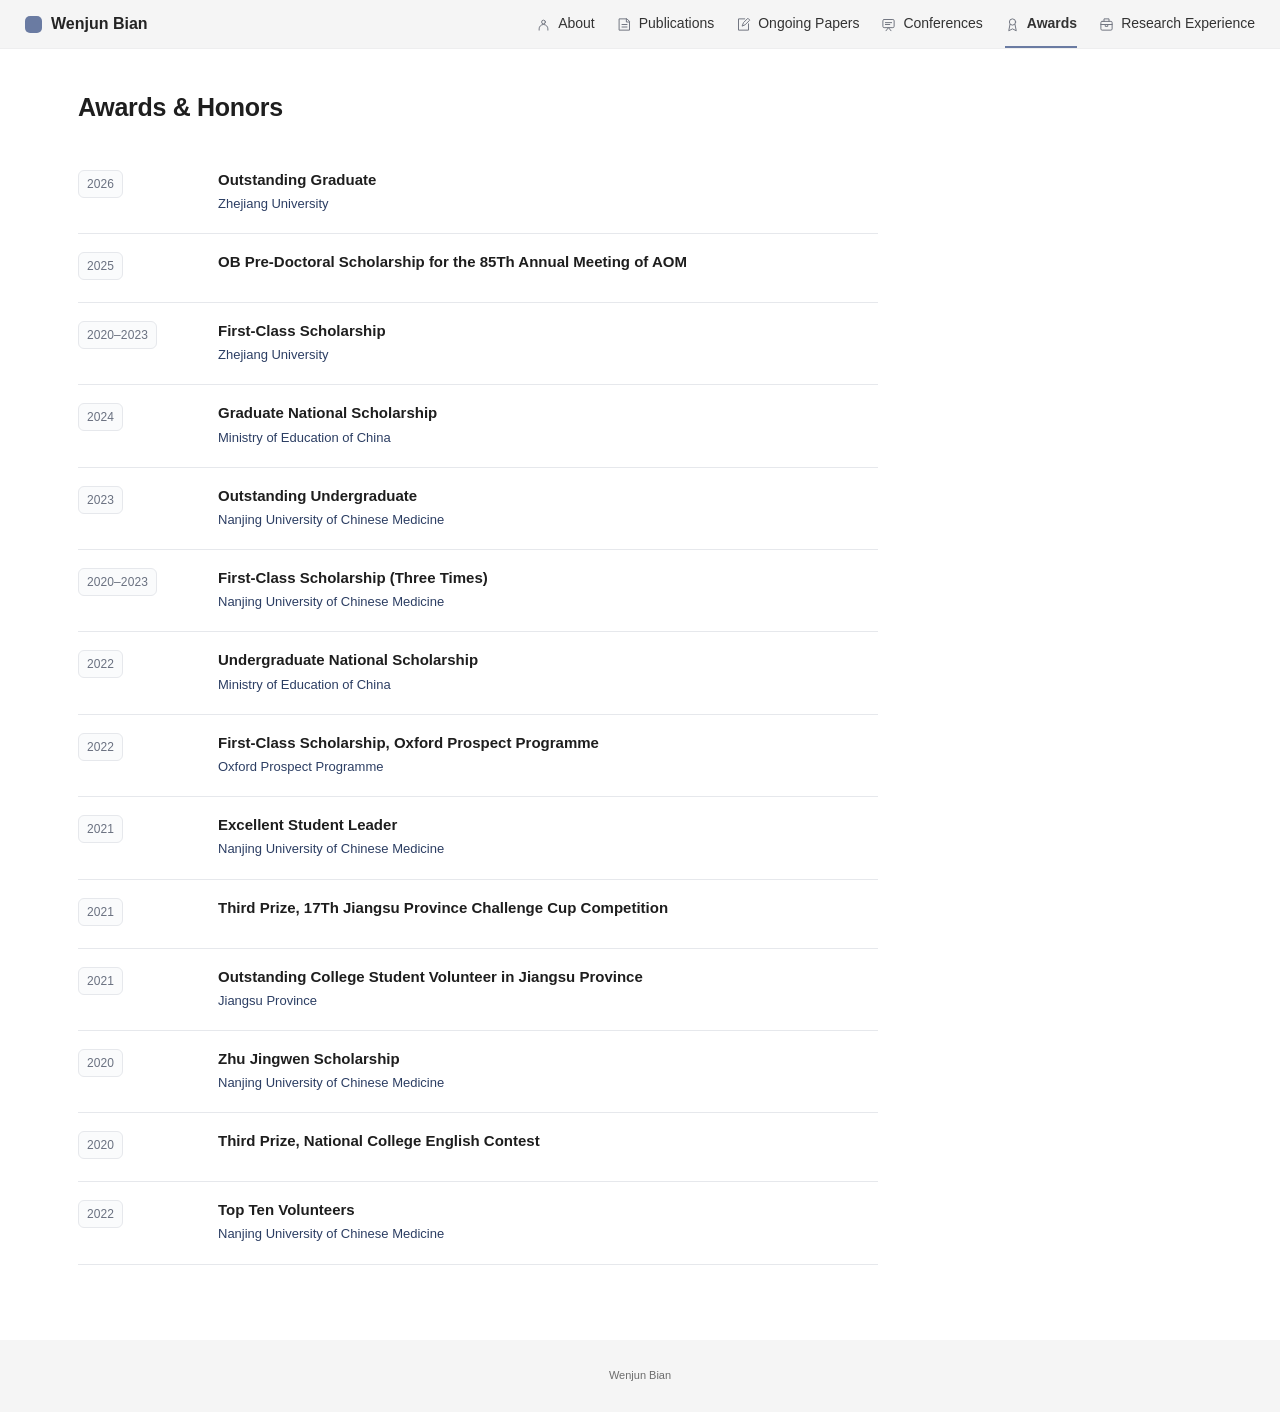
<file: awards.html>
<!doctype html>
<html lang="en"><head><meta charset="utf-8"><meta name="viewport" content="width=device-width,initial-scale=1"><meta name="referrer" content="no-referrer"><link rel="icon" href="data:image/svg+xml,%3Csvg%20xmlns%3D%22http%3A%2F%2Fwww.w3.org%2F2000%2Fsvg%22%20viewBox%3D%220%200%2032%2032%22%3E%3Crect%20x%3D%222%22%20y%3D%222%22%20width%3D%2228%22%20height%3D%2228%22%20rx%3D%228%22%20fill%3D%22%236a7ba2%22%2F%3E%3C%2Fsvg%3E"><title>Wenjun Bian · Awards</title><link rel="stylesheet" href="assets/site.css"></head>
<!-- Layout adapted from Sunkanghong Wang / PaperMod. See THIRD-PARTY-NOTICES.txt. -->
<body data-site-origin="https://wenjunbian.github.io" data-site-mode="package" data-current-page="awards"><a class="skip-link" href="#main">Skip to content</a><header class="site-header"><nav class="site-nav" aria-label="Main navigation"><a class="brand" href="index.html"><span class="brand-square" aria-hidden="true"></span>Wenjun Bian</a><ul class="site-menu"><li><a data-nav-page="about" href="index.html"><svg viewBox="0 0 24 24" fill="none" stroke="currentColor" stroke-width="1.6" stroke-linecap="round" stroke-linejoin="round" aria-hidden="true"><circle cx="12" cy="8" r="3"/><path d="M5 21v-2a7 7 0 0 1 14 0v2"/></svg>About</a></li><li><a data-nav-page="publications" href="publications.html"><svg viewBox="0 0 24 24" fill="none" stroke="currentColor" stroke-width="1.6" stroke-linecap="round" stroke-linejoin="round" aria-hidden="true"><path d="M4 3h12l4 4v14H4zM15 3v5h5M8 12h8M8 16h8"/></svg>Publications</a></li><li><a data-nav-page="ongoing-papers" href="ongoing-papers.html"><svg viewBox="0 0 24 24" fill="none" stroke="currentColor" stroke-width="1.6" stroke-linecap="round" stroke-linejoin="round" aria-hidden="true"><path d="M14 3H4v18h16V11M10 14l2-5 7-7 3 3-7 7z"/></svg>Ongoing Papers</a></li><li><a data-nav-page="conferences" href="conferences.html"><svg viewBox="0 0 24 24" fill="none" stroke="currentColor" stroke-width="1.6" stroke-linecap="round" stroke-linejoin="round" aria-hidden="true"><rect x="3" y="4" width="18" height="13" rx="2"/><path d="m8 22 4-5 4 5M7 9h10M7 12h7"/></svg>Conferences</a></li><li><a data-nav-page="awards" href="awards.html"><svg viewBox="0 0 24 24" fill="none" stroke="currentColor" stroke-width="1.6" stroke-linecap="round" stroke-linejoin="round" aria-hidden="true"><circle cx="12" cy="8" r="5"/><path d="m8 12-2 10 6-3 6 3-2-10"/></svg>Awards</a></li><li><a data-nav-page="research-experience" href="research-experience.html"><svg viewBox="0 0 24 24" fill="none" stroke="currentColor" stroke-width="1.6" stroke-linecap="round" stroke-linejoin="round" aria-hidden="true"><rect x="3" y="7" width="18" height="14" rx="2"/><path d="M8 7V3h8v4M3 12h18M10 12v3h4v-3"/></svg>Research Experience</a></li></ul></nav></header><main id="main"><section class="site-page paper-page" data-site-page="awards" aria-label="Awards"><div class="page-heading"><h1>Awards &amp; Honors</h1></div><div class="awards-list"><article class="award-row" id="record-hist-20261004-zju-unverified"><div><span class="experience-date">2026</span></div><div><h2>Outstanding Graduate</h2><div class="experience-subtitle">Zhejiang University</div></div></article><article class="award-row" id="record-award-1"><div><span class="experience-date">2025</span></div><div><h2>OB Pre-Doctoral Scholarship for the 85Th Annual Meeting of AOM</h2></div></article><article class="award-row" id="record-c56f3f80-ce73-41f7-b70e-3d2e5900a125"><div><span class="experience-date">2020–2023</span></div><div><h2>First-Class Scholarship</h2><div class="experience-subtitle">Zhejiang University</div></div></article><article class="award-row" id="record-award-2"><div><span class="experience-date">2024</span></div><div><h2>Graduate National Scholarship</h2><div class="experience-subtitle">Ministry of Education of China</div></div></article><article class="award-row" id="record-hist-20261004-outstanding-undergrad"><div><span class="experience-date">2023</span></div><div><h2>Outstanding Undergraduate</h2><div class="experience-subtitle">Nanjing University of Chinese Medicine</div></div></article><article class="award-row" id="record-hist-20261004-firstclass"><div><span class="experience-date">2020–2023</span></div><div><h2>First-Class Scholarship (Three Times)</h2><div class="experience-subtitle">Nanjing University of Chinese Medicine</div></div></article><article class="award-row" id="record-award-3"><div><span class="experience-date">2022</span></div><div><h2>Undergraduate National Scholarship</h2><div class="experience-subtitle">Ministry of Education of China</div></div></article><article class="award-row" id="record-hist-20261004-oxford-scholarship"><div><span class="experience-date">2022</span></div><div><h2>First-Class Scholarship, Oxford Prospect Programme</h2><div class="experience-subtitle">Oxford Prospect Programme</div></div></article><article class="award-row" id="record-hist-20261004-student-leader"><div><span class="experience-date">2021</span></div><div><h2>Excellent Student Leader</h2><div class="experience-subtitle">Nanjing University of Chinese Medicine</div></div></article><article class="award-row" id="record-hist-20261004-challenge-cup"><div><span class="experience-date">2021</span></div><div><h2>Third Prize, 17Th Jiangsu Province Challenge Cup Competition</h2></div></article><article class="award-row" id="record-hist-20261004-jiangsu-volunteer"><div><span class="experience-date">2021</span></div><div><h2>Outstanding College Student Volunteer in Jiangsu Province</h2><div class="experience-subtitle">Jiangsu Province</div></div></article><article class="award-row" id="record-hist-20261004-zhu"><div><span class="experience-date">2020</span></div><div><h2>Zhu Jingwen Scholarship</h2><div class="experience-subtitle">Nanjing University of Chinese Medicine</div></div></article><article class="award-row" id="record-hist-20261004-english-contest"><div><span class="experience-date">2020</span></div><div><h2>Third Prize, National College English Contest</h2></div></article><article class="award-row" id="record-hist-20261004-topten-volunteer"><div><span class="experience-date">2022</span></div><div><h2>Top Ten Volunteers</h2><div class="experience-subtitle">Nanjing University of Chinese Medicine</div></div></article></div></section></main><footer class="site-footer"><span>Wenjun Bian</span></footer><button class="back-to-top" type="button" data-back-to-top aria-label="Back to top">↑</button><div class="site-toast" role="status" aria-live="polite"></div><script src="assets/site.js"></script></body></html>
</file>
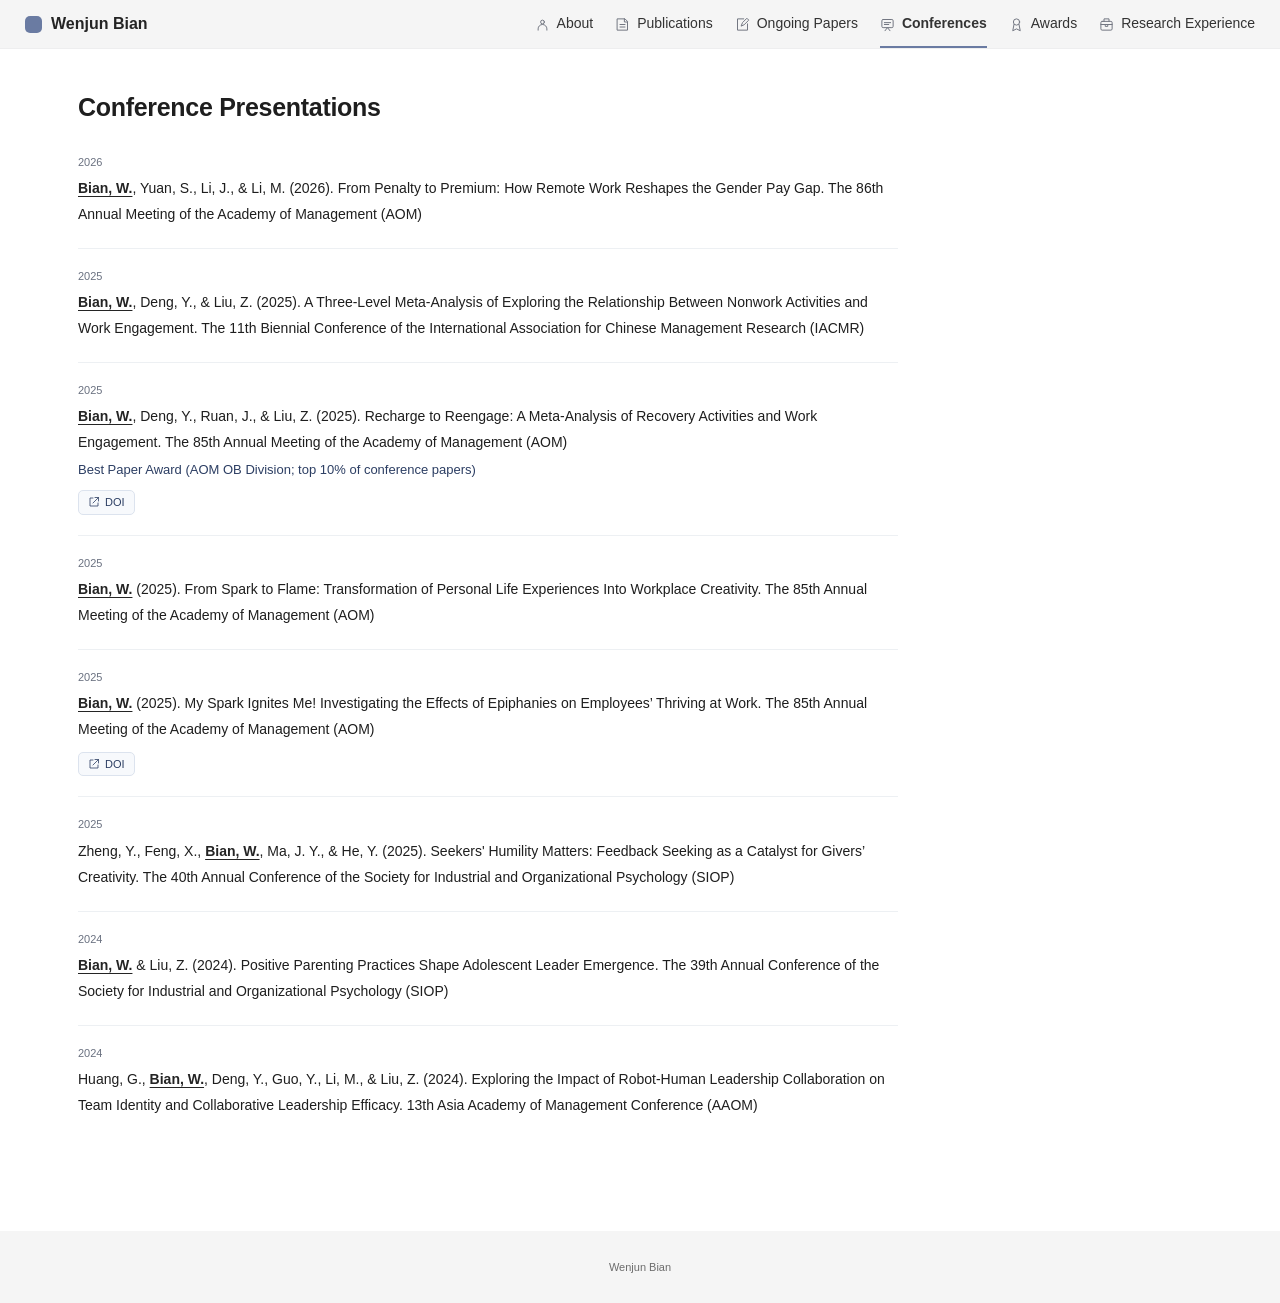
<file: conferences.html>
<!doctype html>
<html lang="en"><head><meta charset="utf-8"><meta name="viewport" content="width=device-width,initial-scale=1"><meta name="referrer" content="no-referrer"><link rel="icon" href="data:image/svg+xml,%3Csvg%20xmlns%3D%22http%3A%2F%2Fwww.w3.org%2F2000%2Fsvg%22%20viewBox%3D%220%200%2032%2032%22%3E%3Crect%20x%3D%222%22%20y%3D%222%22%20width%3D%2228%22%20height%3D%2228%22%20rx%3D%228%22%20fill%3D%22%236a7ba2%22%2F%3E%3C%2Fsvg%3E"><title>Wenjun Bian · Conferences</title><link rel="stylesheet" href="assets/site.css"></head>
<!-- Layout adapted from Sunkanghong Wang / PaperMod. See THIRD-PARTY-NOTICES.txt. -->
<body data-site-origin="https://wenjunbian.github.io" data-site-mode="package" data-current-page="conferences"><a class="skip-link" href="#main">Skip to content</a><header class="site-header"><nav class="site-nav" aria-label="Main navigation"><a class="brand" href="index.html"><span class="brand-square" aria-hidden="true"></span>Wenjun Bian</a><ul class="site-menu"><li><a data-nav-page="about" href="index.html"><svg viewBox="0 0 24 24" fill="none" stroke="currentColor" stroke-width="1.6" stroke-linecap="round" stroke-linejoin="round" aria-hidden="true"><circle cx="12" cy="8" r="3"/><path d="M5 21v-2a7 7 0 0 1 14 0v2"/></svg>About</a></li><li><a data-nav-page="publications" href="publications.html"><svg viewBox="0 0 24 24" fill="none" stroke="currentColor" stroke-width="1.6" stroke-linecap="round" stroke-linejoin="round" aria-hidden="true"><path d="M4 3h12l4 4v14H4zM15 3v5h5M8 12h8M8 16h8"/></svg>Publications</a></li><li><a data-nav-page="ongoing-papers" href="ongoing-papers.html"><svg viewBox="0 0 24 24" fill="none" stroke="currentColor" stroke-width="1.6" stroke-linecap="round" stroke-linejoin="round" aria-hidden="true"><path d="M14 3H4v18h16V11M10 14l2-5 7-7 3 3-7 7z"/></svg>Ongoing Papers</a></li><li><a data-nav-page="conferences" href="conferences.html"><svg viewBox="0 0 24 24" fill="none" stroke="currentColor" stroke-width="1.6" stroke-linecap="round" stroke-linejoin="round" aria-hidden="true"><rect x="3" y="4" width="18" height="13" rx="2"/><path d="m8 22 4-5 4 5M7 9h10M7 12h7"/></svg>Conferences</a></li><li><a data-nav-page="awards" href="awards.html"><svg viewBox="0 0 24 24" fill="none" stroke="currentColor" stroke-width="1.6" stroke-linecap="round" stroke-linejoin="round" aria-hidden="true"><circle cx="12" cy="8" r="5"/><path d="m8 12-2 10 6-3 6 3-2-10"/></svg>Awards</a></li><li><a data-nav-page="research-experience" href="research-experience.html"><svg viewBox="0 0 24 24" fill="none" stroke="currentColor" stroke-width="1.6" stroke-linecap="round" stroke-linejoin="round" aria-hidden="true"><rect x="3" y="7" width="18" height="14" rx="2"/><path d="M8 7V3h8v4M3 12h18M10 12v3h4v-3"/></svg>Research Experience</a></li></ul></nav></header><main id="main"><section class="site-page paper-page" data-site-page="conferences" aria-label="Conferences"><div class="page-heading"><h1>Conference Presentations</h1></div><div class="record-list"><article class="paper-entry" id="record-d5a2e8c7-ba3e-4b0f-8abc-009664040495"><p class="entry-year">2026</p><div><strong class="author-self">Bian, W.</strong>, Yuan, S., Li, J., &amp; Li, M. (2026). <span class="paper-title">From Penalty to Premium: How Remote Work Reshapes the Gender Pay Gap.</span> <span class="venue">The 86th Annual Meeting of the Academy of Management (AOM)</span></div></article><article class="paper-entry" id="record-ad8ad6b1-4204-43b5-a904-4fec7b6e2467"><p class="entry-year">2025</p><div><strong class="author-self">Bian, W.</strong>, Deng, Y., &amp; Liu, Z. (2025). <span class="paper-title">A Three-Level Meta-Analysis of Exploring the Relationship Between Nonwork Activities and Work Engagement.</span> <span class="venue">The 11th Biennial Conference of the International Association for Chinese Management Research (IACMR)</span></div></article><article class="paper-entry" id="record-conf-1"><p class="entry-year">2025</p><div><strong class="author-self">Bian, W.</strong>, Deng, Y., Ruan, J., &amp; Liu, Z. (2025). <span class="paper-title">Recharge to Reengage: A Meta-Analysis of Recovery Activities and Work Engagement.</span> <span class="venue">The 85th Annual Meeting of the Academy of Management (AOM)</span></div><div class="experience-subtitle">Best Paper Award (AOM OB Division; top 10% of conference papers)</div><div class="record-links"><a class="record-link" href="https://doi.org/10.5465/amproc.2025.468bp" target="_blank" rel="noopener noreferrer"><svg viewBox="0 0 24 24" fill="none" stroke="currentColor" stroke-width="1.6" stroke-linecap="round" stroke-linejoin="round" aria-hidden="true"><path d="M14 3h7v7M21 3l-11 11M10 4H4v16h16v-6"/></svg>DOI</a></div></article><article class="paper-entry" id="record-024b9a68-3325-4f28-9e3d-643361eccb9d"><p class="entry-year">2025</p><div><strong class="author-self">Bian, W.</strong> (2025). <span class="paper-title">From Spark to Flame: Transformation of Personal Life Experiences Into Workplace Creativity.</span> <span class="venue">The 85th Annual Meeting of the Academy of Management (AOM)</span></div></article><article class="paper-entry" id="record-49a017fd-114d-4fe9-a69b-28cb89dea3f6"><p class="entry-year">2025</p><div><strong class="author-self">Bian, W.</strong> (2025). <span class="paper-title">My Spark Ignites Me! Investigating the Effects of Epiphanies on Employees’ Thriving at Work.</span> <span class="venue">The 85th Annual Meeting of the Academy of Management (AOM)</span></div><div class="record-links"><a class="record-link" href="https://doi.org/10.5465/amproc.2025.21329poster" target="_blank" rel="noopener noreferrer"><svg viewBox="0 0 24 24" fill="none" stroke="currentColor" stroke-width="1.6" stroke-linecap="round" stroke-linejoin="round" aria-hidden="true"><path d="M14 3h7v7M21 3l-11 11M10 4H4v16h16v-6"/></svg>DOI</a></div></article><article class="paper-entry" id="record-dd089547-1f09-44a0-ba93-47e377ce278f"><p class="entry-year">2025</p><div>Zheng, Y., Feng, X., <strong class="author-self">Bian, W.</strong>, Ma, J. Y., &amp; He, Y. (2025). <span class="paper-title">Seekers&#x27; Humility Matters: Feedback Seeking as a Catalyst for Givers’ Creativity.</span> <span class="venue">The 40th Annual Conference of the Society for Industrial and Organizational Psychology (SIOP)</span></div></article><article class="paper-entry" id="record-conf-2"><p class="entry-year">2024</p><div><strong class="author-self">Bian, W.</strong> &amp; Liu, Z. (2024). <span class="paper-title">Positive Parenting Practices Shape Adolescent Leader Emergence.</span> <span class="venue">The 39th Annual Conference of the Society for Industrial and Organizational Psychology (SIOP)</span></div></article><article class="paper-entry" id="record-hist-20261004-aaom"><p class="entry-year">2024</p><div>Huang, G., <strong class="author-self">Bian, W.</strong>, Deng, Y., Guo, Y., Li, M., &amp; Liu, Z. (2024). <span class="paper-title">Exploring the Impact of Robot-Human Leadership Collaboration on Team Identity and Collaborative Leadership Efficacy.</span> <span class="venue">13th Asia Academy of Management Conference (AAOM)</span></div></article></div></section></main><footer class="site-footer"><span>Wenjun Bian</span></footer><button class="back-to-top" type="button" data-back-to-top aria-label="Back to top">↑</button><div class="site-toast" role="status" aria-live="polite"></div><script src="assets/site.js"></script></body></html>
</file>
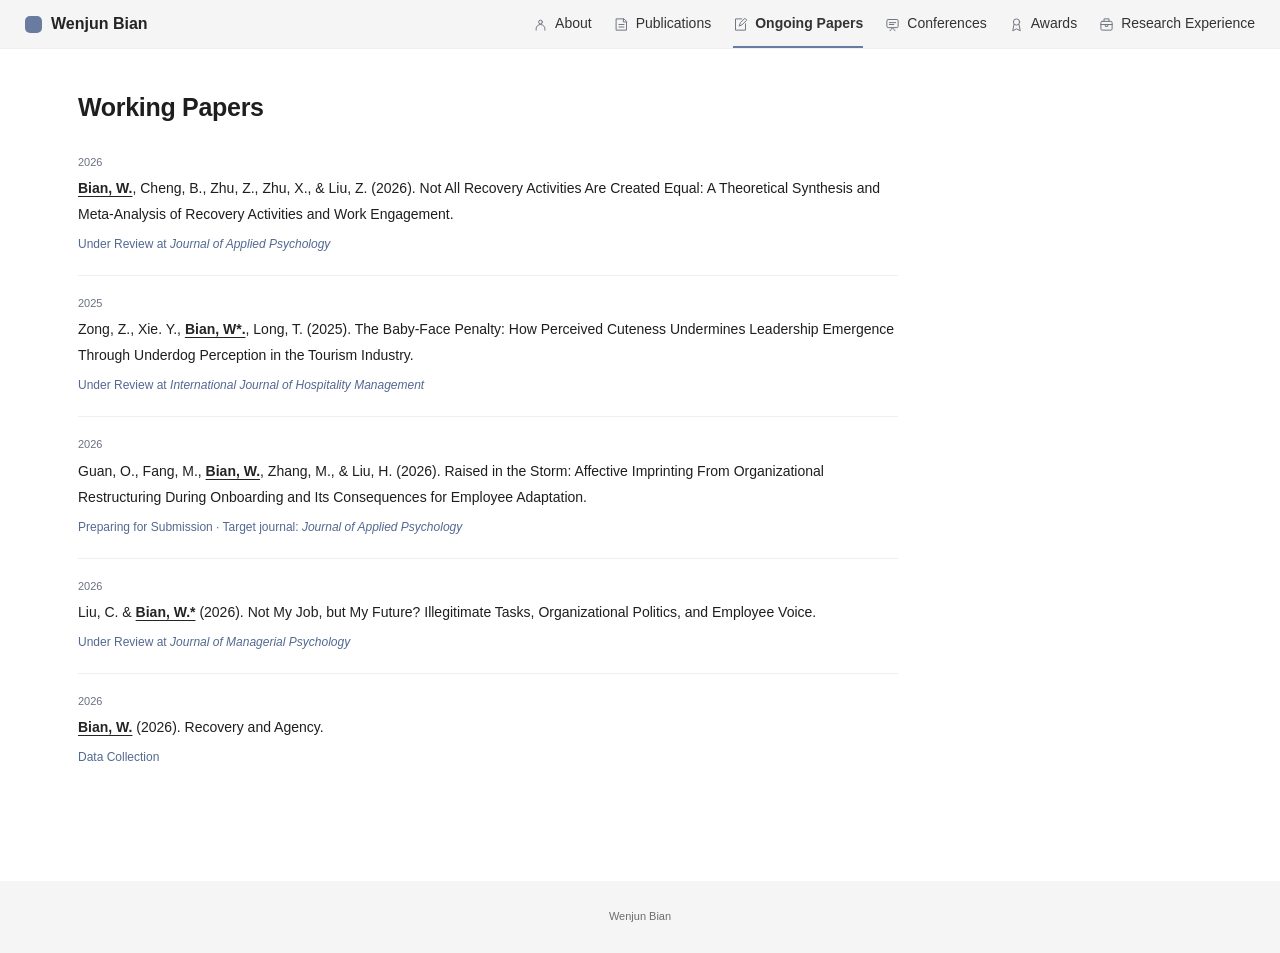
<file: ongoing-papers.html>
<!doctype html>
<html lang="en"><head><meta charset="utf-8"><meta name="viewport" content="width=device-width,initial-scale=1"><meta name="referrer" content="no-referrer"><link rel="icon" href="data:image/svg+xml,%3Csvg%20xmlns%3D%22http%3A%2F%2Fwww.w3.org%2F2000%2Fsvg%22%20viewBox%3D%220%200%2032%2032%22%3E%3Crect%20x%3D%222%22%20y%3D%222%22%20width%3D%2228%22%20height%3D%2228%22%20rx%3D%228%22%20fill%3D%22%236a7ba2%22%2F%3E%3C%2Fsvg%3E"><title>Wenjun Bian · Ongoing Papers</title><link rel="stylesheet" href="assets/site.css"></head>
<!-- Layout adapted from Sunkanghong Wang / PaperMod. See THIRD-PARTY-NOTICES.txt. -->
<body data-site-origin="https://wenjunbian.github.io" data-site-mode="package" data-current-page="ongoing-papers"><a class="skip-link" href="#main">Skip to content</a><header class="site-header"><nav class="site-nav" aria-label="Main navigation"><a class="brand" href="index.html"><span class="brand-square" aria-hidden="true"></span>Wenjun Bian</a><ul class="site-menu"><li><a data-nav-page="about" href="index.html"><svg viewBox="0 0 24 24" fill="none" stroke="currentColor" stroke-width="1.6" stroke-linecap="round" stroke-linejoin="round" aria-hidden="true"><circle cx="12" cy="8" r="3"/><path d="M5 21v-2a7 7 0 0 1 14 0v2"/></svg>About</a></li><li><a data-nav-page="publications" href="publications.html"><svg viewBox="0 0 24 24" fill="none" stroke="currentColor" stroke-width="1.6" stroke-linecap="round" stroke-linejoin="round" aria-hidden="true"><path d="M4 3h12l4 4v14H4zM15 3v5h5M8 12h8M8 16h8"/></svg>Publications</a></li><li><a data-nav-page="ongoing-papers" href="ongoing-papers.html"><svg viewBox="0 0 24 24" fill="none" stroke="currentColor" stroke-width="1.6" stroke-linecap="round" stroke-linejoin="round" aria-hidden="true"><path d="M14 3H4v18h16V11M10 14l2-5 7-7 3 3-7 7z"/></svg>Ongoing Papers</a></li><li><a data-nav-page="conferences" href="conferences.html"><svg viewBox="0 0 24 24" fill="none" stroke="currentColor" stroke-width="1.6" stroke-linecap="round" stroke-linejoin="round" aria-hidden="true"><rect x="3" y="4" width="18" height="13" rx="2"/><path d="m8 22 4-5 4 5M7 9h10M7 12h7"/></svg>Conferences</a></li><li><a data-nav-page="awards" href="awards.html"><svg viewBox="0 0 24 24" fill="none" stroke="currentColor" stroke-width="1.6" stroke-linecap="round" stroke-linejoin="round" aria-hidden="true"><circle cx="12" cy="8" r="5"/><path d="m8 12-2 10 6-3 6 3-2-10"/></svg>Awards</a></li><li><a data-nav-page="research-experience" href="research-experience.html"><svg viewBox="0 0 24 24" fill="none" stroke="currentColor" stroke-width="1.6" stroke-linecap="round" stroke-linejoin="round" aria-hidden="true"><rect x="3" y="7" width="18" height="14" rx="2"/><path d="M8 7V3h8v4M3 12h18M10 12v3h4v-3"/></svg>Research Experience</a></li></ul></nav></header><main id="main"><section class="site-page paper-page" data-site-page="ongoing-papers" aria-label="Ongoing Papers"><div class="page-heading"><h1>Working Papers</h1></div><div class="record-list"><article class="paper-entry" id="record-work-1"><p class="entry-year">2026</p><div><strong class="author-self">Bian, W.</strong>, Cheng, B., Zhu, Z., Zhu, X., &amp; Liu, Z. (2026). <span class="paper-title">Not All Recovery Activities Are Created Equal: A Theoretical Synthesis and Meta-Analysis of Recovery Activities and Work Engagement.</span></div><span class="stage">Under Review at <em>Journal of Applied Psychology</em></span></article><article class="paper-entry" id="record-8007672f-abb5-400b-8785-548262761147"><p class="entry-year">2025</p><div>Zong, Z., Xie. Y., <strong class="author-self">Bian, W*.</strong>, Long, T. (2025). <span class="paper-title">The Baby-Face Penalty: How Perceived Cuteness Undermines Leadership Emergence Through Underdog Perception in the Tourism Industry.</span></div><span class="stage">Under Review at <em>International Journal of Hospitality Management</em></span></article><article class="paper-entry" id="record-a396e28f-5e55-4d3e-97a1-1d42dbffb0a1"><p class="entry-year">2026</p><div>Guan, O., Fang, M., <strong class="author-self">Bian, W.</strong>, Zhang, M., &amp; Liu, H. (2026). <span class="paper-title">Raised in the Storm: Affective Imprinting From Organizational Restructuring During Onboarding and Its Consequences for Employee Adaptation.</span></div><span class="stage">Preparing for Submission · Target journal: <em>Journal of Applied Psychology</em></span></article><article class="paper-entry" id="record-3bd37cc8-c3b5-41ad-b6f8-72c365cecdeb"><p class="entry-year">2026</p><div>Liu, C. &amp; <strong class="author-self">Bian, W.*</strong> (2026). <span class="paper-title">Not My Job, but My Future? Illegitimate Tasks, Organizational Politics, and Employee Voice.</span></div><span class="stage">Under Review at <em>Journal of Managerial Psychology</em></span></article><article class="paper-entry" id="record-e1f3718d-f4dd-4863-92d5-e731e0207fbe"><p class="entry-year">2026</p><div><strong class="author-self">Bian, W.</strong> (2026). <span class="paper-title">Recovery and Agency.</span></div><span class="stage">Data Collection</span></article></div></section></main><footer class="site-footer"><span>Wenjun Bian</span></footer><button class="back-to-top" type="button" data-back-to-top aria-label="Back to top">↑</button><div class="site-toast" role="status" aria-live="polite"></div><script src="assets/site.js"></script></body></html>
</file>
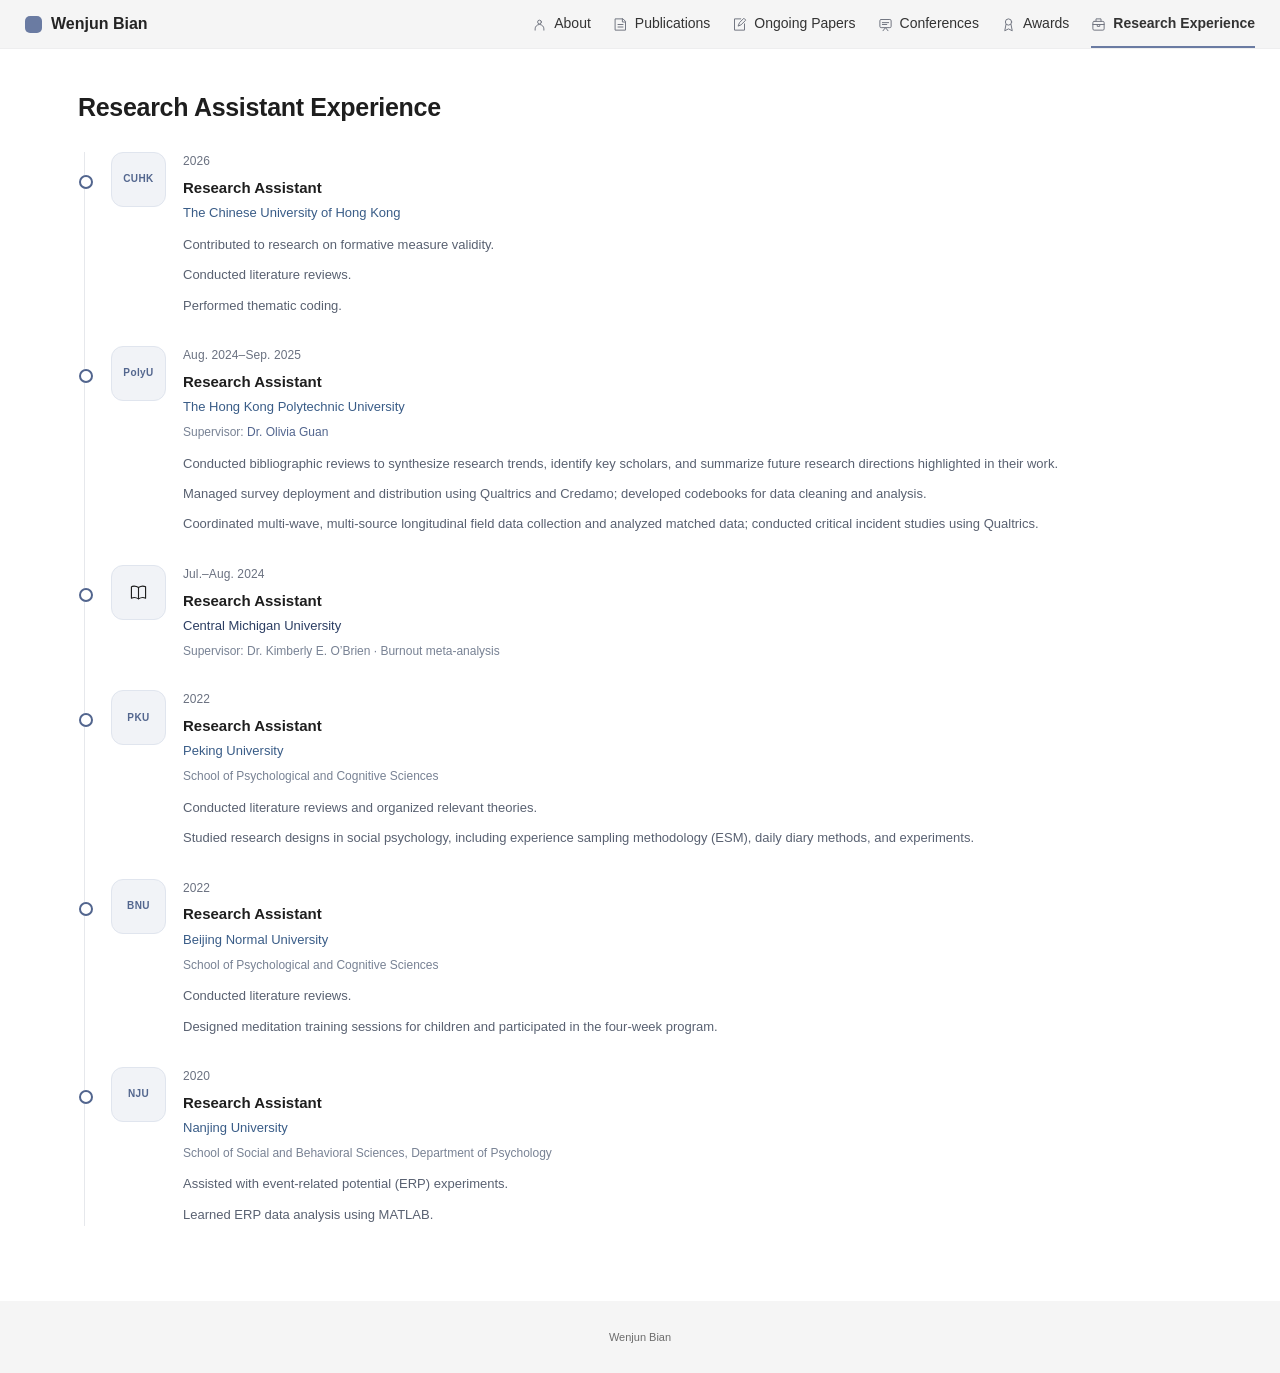
<file: research-experience.html>
<!doctype html>
<html lang="en"><head><meta charset="utf-8"><meta name="viewport" content="width=device-width,initial-scale=1"><meta name="referrer" content="no-referrer"><link rel="icon" href="data:image/svg+xml,%3Csvg%20xmlns%3D%22http%3A%2F%2Fwww.w3.org%2F2000%2Fsvg%22%20viewBox%3D%220%200%2032%2032%22%3E%3Crect%20x%3D%222%22%20y%3D%222%22%20width%3D%2228%22%20height%3D%2228%22%20rx%3D%228%22%20fill%3D%22%236a7ba2%22%2F%3E%3C%2Fsvg%3E"><title>Wenjun Bian · Research Experience</title><link rel="stylesheet" href="assets/site.css"></head>
<!-- Layout adapted from Sunkanghong Wang / PaperMod. See THIRD-PARTY-NOTICES.txt. -->
<body data-site-origin="https://wenjunbian.github.io" data-site-mode="package" data-current-page="research-experience"><a class="skip-link" href="#main">Skip to content</a><header class="site-header"><nav class="site-nav" aria-label="Main navigation"><a class="brand" href="index.html"><span class="brand-square" aria-hidden="true"></span>Wenjun Bian</a><ul class="site-menu"><li><a data-nav-page="about" href="index.html"><svg viewBox="0 0 24 24" fill="none" stroke="currentColor" stroke-width="1.6" stroke-linecap="round" stroke-linejoin="round" aria-hidden="true"><circle cx="12" cy="8" r="3"/><path d="M5 21v-2a7 7 0 0 1 14 0v2"/></svg>About</a></li><li><a data-nav-page="publications" href="publications.html"><svg viewBox="0 0 24 24" fill="none" stroke="currentColor" stroke-width="1.6" stroke-linecap="round" stroke-linejoin="round" aria-hidden="true"><path d="M4 3h12l4 4v14H4zM15 3v5h5M8 12h8M8 16h8"/></svg>Publications</a></li><li><a data-nav-page="ongoing-papers" href="ongoing-papers.html"><svg viewBox="0 0 24 24" fill="none" stroke="currentColor" stroke-width="1.6" stroke-linecap="round" stroke-linejoin="round" aria-hidden="true"><path d="M14 3H4v18h16V11M10 14l2-5 7-7 3 3-7 7z"/></svg>Ongoing Papers</a></li><li><a data-nav-page="conferences" href="conferences.html"><svg viewBox="0 0 24 24" fill="none" stroke="currentColor" stroke-width="1.6" stroke-linecap="round" stroke-linejoin="round" aria-hidden="true"><rect x="3" y="4" width="18" height="13" rx="2"/><path d="m8 22 4-5 4 5M7 9h10M7 12h7"/></svg>Conferences</a></li><li><a data-nav-page="awards" href="awards.html"><svg viewBox="0 0 24 24" fill="none" stroke="currentColor" stroke-width="1.6" stroke-linecap="round" stroke-linejoin="round" aria-hidden="true"><circle cx="12" cy="8" r="5"/><path d="m8 12-2 10 6-3 6 3-2-10"/></svg>Awards</a></li><li><a data-nav-page="research-experience" href="research-experience.html"><svg viewBox="0 0 24 24" fill="none" stroke="currentColor" stroke-width="1.6" stroke-linecap="round" stroke-linejoin="round" aria-hidden="true"><rect x="3" y="7" width="18" height="14" rx="2"/><path d="M8 7V3h8v4M3 12h18M10 12v3h4v-3"/></svg>Research Experience</a></li></ul></nav></header><main id="main"><section class="site-page paper-page" data-site-page="research-experience" aria-label="Research Experience"><div class="page-heading"><h1>Research Assistant Experience</h1></div><div class="timeline rich-timeline"><article class="experience rich-experience" id="record-ra-cuhk"><a class="institution-mark" href="https://www.cuhk.edu.hk/" target="_blank" rel="noopener noreferrer" aria-label="The Chinese University of Hong Kong official website"><span class="institution-badge">CUHK</span></a><div class="experience-body"><p class="experience-date">2026</p><h3>Research Assistant</h3><div class="experience-subtitle"><a href="https://www.cuhk.edu.hk/" target="_blank" rel="noopener noreferrer">The Chinese University of Hong Kong</a></div><div class="prose experience-summary"><p>Contributed to research on formative measure validity.</p><p>Conducted literature reviews.</p><p>Performed thematic coding.</p></div></div></article><article class="experience rich-experience" id="record-ra-polyu"><a class="institution-mark" href="https://www.polyu.edu.hk/" target="_blank" rel="noopener noreferrer" aria-label="The Hong Kong Polytechnic University official website"><span class="institution-badge">PolyU</span></a><div class="experience-body"><p class="experience-date">Aug. 2024–Sep. 2025</p><h3>Research Assistant</h3><div class="experience-subtitle"><a href="https://www.polyu.edu.hk/" target="_blank" rel="noopener noreferrer">The Hong Kong Polytechnic University</a></div><div class="experience-meta">Supervisor: <a href="https://www.polyu.edu.hk/mm/people/academic-staff/dr-olivia-guan/" target="_blank" rel="noopener noreferrer">Dr. Olivia Guan</a></div><div class="prose experience-summary"><p>Conducted bibliographic reviews to synthesize research trends, identify key scholars, and summarize future research directions highlighted in their work.</p><p>Managed survey deployment and distribution using Qualtrics and Credamo; developed codebooks for data cleaning and analysis.</p><p>Coordinated multi-wave, multi-source longitudinal field data collection and analyzed matched data; conducted critical incident studies using Qualtrics.</p></div></div></article><article class="experience rich-experience" id="record-hist-20261004-ra-cmu"><span class="institution-mark"><svg viewBox="0 0 24 24" fill="none" stroke="currentColor" stroke-width="1.6" stroke-linecap="round" stroke-linejoin="round" aria-hidden="true"><path d="M12 5C8 2 3 3 2 4v16c4-2 7-1 10 1 3-2 6-3 10-1V4c-4-2-7-1-10 1zm0 0v16"/></svg></span><div class="experience-body"><p class="experience-date">Jul.–Aug. 2024</p><h3>Research Assistant</h3><div class="experience-subtitle">Central Michigan University</div><div class="experience-meta">Supervisor: Dr. Kimberly E. O’Brien · Burnout meta-analysis</div></div></article><article class="experience rich-experience" id="record-ra-pku"><a class="institution-mark" href="https://www.pku.edu.cn/" target="_blank" rel="noopener noreferrer" aria-label="Peking University official website"><span class="institution-badge">PKU</span></a><div class="experience-body"><p class="experience-date">2022</p><h3>Research Assistant</h3><div class="experience-subtitle"><a href="https://www.pku.edu.cn/" target="_blank" rel="noopener noreferrer">Peking University</a></div><div class="experience-meta">School of Psychological and Cognitive Sciences</div><div class="prose experience-summary"><p>Conducted literature reviews and organized relevant theories.</p><p>Studied research designs in social psychology, including experience sampling methodology (ESM), daily diary methods, and experiments.</p></div></div></article><article class="experience rich-experience" id="record-ra-bnu"><a class="institution-mark" href="https://www.bnu.edu.cn/" target="_blank" rel="noopener noreferrer" aria-label="Beijing Normal University official website"><span class="institution-badge">BNU</span></a><div class="experience-body"><p class="experience-date">2022</p><h3>Research Assistant</h3><div class="experience-subtitle"><a href="https://www.bnu.edu.cn/" target="_blank" rel="noopener noreferrer">Beijing Normal University</a></div><div class="experience-meta">School of Psychological and Cognitive Sciences</div><div class="prose experience-summary"><p>Conducted literature reviews.</p><p>Designed meditation training sessions for children and participated in the four-week program.</p></div></div></article><article class="experience rich-experience" id="record-ra-nju"><a class="institution-mark" href="https://www.nju.edu.cn/" target="_blank" rel="noopener noreferrer" aria-label="Nanjing University official website"><span class="institution-badge">NJU</span></a><div class="experience-body"><p class="experience-date">2020</p><h3>Research Assistant</h3><div class="experience-subtitle"><a href="https://www.nju.edu.cn/" target="_blank" rel="noopener noreferrer">Nanjing University</a></div><div class="experience-meta">School of Social and Behavioral Sciences, Department of Psychology</div><div class="prose experience-summary"><p>Assisted with event-related potential (ERP) experiments.</p><p>Learned ERP data analysis using MATLAB.</p></div></div></article></div></section></main><footer class="site-footer"><span>Wenjun Bian</span></footer><button class="back-to-top" type="button" data-back-to-top aria-label="Back to top">↑</button><div class="site-toast" role="status" aria-live="polite"></div><script src="assets/site.js"></script></body></html>
</file>
<file: assets/site.css>
/* Adapted academic layout: Sunkanghong Wang / PaperMod (MIT). See THIRD-PARTY-NOTICES.txt. */
:root{--primary:#1e1e1e;--secondary:#626a78;--accent:#52658e;--accent-dark:#2c3e63;--soft:#f3f5f8;--card:#fafbfc;--border:#e6e8ec;--header:#f5f5f5}
*{box-sizing:border-box}html{scroll-behavior:smooth;scroll-padding-top:72px}body{margin:0;background:#fff;color:var(--primary);font-family:-apple-system,BlinkMacSystemFont,"Segoe UI","PingFang SC","Helvetica Neue",Arial,sans-serif;font-size:15px;line-height:1.65;-webkit-font-smoothing:antialiased}a{color:var(--accent-dark);text-decoration:none;text-underline-offset:3px}a:hover{text-decoration:underline}button{font:inherit;cursor:pointer}a:focus-visible,button:focus-visible,summary:focus-visible{outline:2px solid var(--accent);outline-offset:4px}img{max-width:100%}svg{width:17px;height:17px;flex:none;vertical-align:middle}h1,h2,h3,h4,p{margin:0}p{overflow-wrap:anywhere}h1,h2,h3{line-height:1.35}ul{padding-left:20px}button{color:inherit}.skip-link{position:fixed;top:-100px;left:20px;background:#fff;padding:10px;z-index:100}.skip-link:focus{top:4px}
.site-header{background:var(--header);border-bottom:1px solid #eeeeef}.site-nav{max-width:1500px;min-height:48px;margin:auto;display:flex;align-items:center;justify-content:space-between;padding:0 25px;gap:30px}.brand{display:flex;align-items:center;gap:9px;color:#242424;font-size:16px;font-weight:600;white-space:nowrap;min-height:48px}.brand:hover{text-decoration:none}.brand-square{background:#6a7ba2;width:17px;height:17px;border-radius:5px;flex:none}.site-menu{display:flex;gap:22px;align-items:center;list-style:none;padding:0;margin:0;flex-wrap:wrap}.site-menu a{display:flex;align-items:center;gap:7px;min-height:48px;color:#333;font-size:14px;white-space:nowrap;border-bottom:2px solid transparent;padding-top:2px}.site-menu a:hover{text-decoration:none;color:#52658e}.site-menu a.active{font-weight:600;border-bottom-color:#6a7ba2}.site-menu svg{width:15px;height:15px;color:#737782}
main{min-height:calc(100vh - 140px)}.site-page{max-width:1180px;margin:0 auto;padding:42px 28px 75px}.about-page{max-width:816px;padding-top:45px}.js .site-page[hidden]{display:none}.no-js-note{max-width:760px;margin:12px auto;padding:10px;color:var(--secondary);font-size:12px}
.about-hero{display:grid;grid-template-columns:180px minmax(0,1fr);gap:42px;align-items:center;padding:17px 0 37px}.about-hero.no-photo{grid-template-columns:1fr;padding-top:13px;padding-bottom:33px}.portrait-frame{border:1px solid var(--border);padding:6px;border-radius:18px;box-shadow:0 9px 26px -18px #0f19324d}.portrait{display:block;width:100%;max-height:260px;object-fit:cover;border-radius:12px}.about-name{font-size:34px;line-height:1.2;letter-spacing:-.7px;font-weight:700;overflow-wrap:anywhere}.about-name-cn{font-size:17px;color:var(--secondary);margin-top:5px}.about-role{font-size:15px;font-weight:550;color:var(--accent-dark);margin-top:15px;white-space:pre-wrap}.about-location{font-size:14px;color:var(--secondary);margin-top:6px}.short-bio{font-size:14px;line-height:1.8;color:var(--secondary);margin-top:13px}.short-bio p+p{margin-top:8px}.social-links{display:flex;gap:7px;flex-wrap:wrap;margin-top:16px}.social-link{display:inline-flex;align-items:center;gap:7px;padding:6px 10px;font-size:12px;line-height:1.5;border:1px solid var(--border);border-radius:6px;color:#333;background:#fff}.social-link:hover{background:#f5f7fb;text-decoration:none;border-color:#cbd1de}.social-link svg{width:14px;height:14px}
.about-section{border-bottom:1px solid var(--border);padding:29px 0 30px}.about-section:last-child{border-bottom:0}.section-label{font-size:11px;font-weight:650;letter-spacing:1.7px;text-transform:uppercase;color:#6a7180;display:flex;align-items:center;gap:10px;margin:0 0 21px}.section-label:before{content:"";height:1px;width:13px;background:#6a7ba2;flex:none}.prose{font-size:14px;line-height:1.85;white-space:normal;overflow-wrap:anywhere}.prose p{white-space:pre-wrap}.prose p+p{margin-top:13px}.interest-grid{display:grid;grid-template-columns:1fr 1fr;gap:12px}.interest{background:var(--card);border:1px solid var(--border);border-radius:9px;padding:17px 18px;font-size:13px;font-weight:550;display:flex;align-items:center;justify-content:space-between;gap:20px}.interest svg{color:#6a7ba2}.skill-group{background:var(--card);border:1px solid var(--border);border-radius:9px;padding:16px 18px;margin-bottom:12px}.skill-group h3{font-size:10px;color:#6a7180;text-transform:uppercase;letter-spacing:1.1px;margin-bottom:10px}.skill-tags{display:flex;gap:8px;flex-wrap:wrap}.skill-tag{display:inline-block;border:1px solid var(--border);background:#fff;border-radius:7px;padding:4px 10px;font-size:12px;color:#333}.skill-tag[open]{flex-basis:100%;border-radius:8px}.skill-tag summary{cursor:pointer}.skill-tag .prose{margin-top:10px;font-size:12px}.service-list .skill-tag{background:#f0f5ff;color:#1746a2;font-style:italic;border-color:#e3ebfa}
.timeline{border-left:1px solid #e6e8ec;margin-left:6px;padding-left:25px}.experience{position:relative;padding:0 0 25px;scroll-margin-top:30px}.experience:last-child{padding-bottom:0}.experience:before{position:absolute;content:"";width:8px;height:8px;border-radius:50%;border:2px solid #6a7ba2;background:#fff;left:-30px;top:7px}.experience-date{font-size:11px;color:#6a7180;letter-spacing:.1px;margin-bottom:4px}.experience h3{font-size:15px;font-weight:600;line-height:1.55}.experience-subtitle{font-size:13px;color:var(--accent-dark);line-height:1.7;margin-top:3px}.experience .prose{margin-top:9px;font-size:13px;color:#596171;line-height:1.75}.experience .record-links{margin-top:10px}.inline-status{font-size:11px;color:#6a7180;font-weight:400;margin-left:7px}.record-links{display:flex;flex-wrap:wrap;gap:7px;margin-top:13px}.record-link{font-size:11px;line-height:1.5;border:1px solid #dce3ee;padding:3px 9px;border-radius:5px;color:#2c3e63;background:#f7f9fc;display:inline-flex;align-items:center;gap:5px}.record-link:hover{background:#eef3ff;text-decoration:none}.record-link svg{width:12px;height:12px}.related{display:flex;flex-wrap:wrap;align-items:center;gap:5px 10px;font-size:11px;color:#6a7180;margin-top:12px}.related a{border-bottom:1px dotted #bdc7d8}.story-image{display:block;max-width:100%;max-height:420px;object-fit:contain;border-radius:8px;margin:16px 0 5px}.research-note{margin-top:14px}.research-note h4{font-size:10px;text-transform:uppercase;letter-spacing:1px;color:#6a7180;margin-bottom:5px}.research-note p{font-size:13px}.topic-tags{display:flex;gap:6px;flex-wrap:wrap;margin-top:13px}.topic-tags span{font-size:10px;border:1px solid var(--border);border-radius:5px;padding:3px 8px;color:#5f6878;background:#fafbfc}
.page-heading{display:flex;justify-content:space-between;gap:20px;align-items:center;margin-bottom:27px}.page-heading h1{font-size:25px;font-weight:650;letter-spacing:-.3px}.page-heading p{font-size:12px;color:var(--secondary);margin-top:6px}.view-toggle{display:none;padding:8px 16px;border:1px solid #65779e;border-radius:20px;background:#6a7ba2;color:#fff;font-size:12px;font-weight:600;white-space:nowrap;box-shadow:0 2px 5px #24314e17}.js .view-toggle{display:inline-flex}.view-toggle:hover{background:#52658e}.publication-layout{display:grid;grid-template-columns:minmax(0,1fr) 215px;gap:32px;align-items:start}.pub-card{border:1px solid var(--border);border-radius:9px;padding:24px;margin-bottom:22px;background:#fff;box-shadow:0 1px 2px #141e2f06;scroll-margin-top:25px;overflow-wrap:anywhere}.pub-card.with-image{display:grid;grid-template-columns:142px minmax(0,1fr);gap:22px}.pub-image{width:142px;max-height:165px;object-fit:contain;border-radius:5px}.pub-card h2{font-size:19px;line-height:1.5;font-weight:650;letter-spacing:-.35px}.pub-card h2 a{color:#202124}.pub-card h2 a:hover{color:#52658e;text-decoration:none}.authors{font-size:13px;line-height:1.8;color:#5f6368;margin-top:9px}.author-self{color:#242424;font-weight:600;text-decoration:underline;text-underline-offset:3px}.pub-meta{display:flex;gap:7px 9px;flex-wrap:wrap;align-items:center;font-size:12px;color:#666;margin-top:9px}.journal{background:#f0f5ff;color:#174ea6;font-size:11px;font-style:italic;font-weight:550;padding:3px 9px;border-radius:20px}.citation-tail{color:#6a7180;font-size:11px}.pub-status{background:#f5f6f8;border-radius:20px;padding:2px 8px;font-size:10px;color:#6a7180}.pub-overview{margin-top:15px;border-top:1px solid #edf0f3;padding-top:12px;color:#5f6878}.pub-overview summary{cursor:pointer;font-size:11px;font-weight:600;letter-spacing:.5px}.pub-overview .prose{font-size:13px;margin-top:9px}.publication-timeline{position:sticky;top:28px;padding-top:13px;max-height:80vh;overflow:auto}.publication-timeline h2{font-size:11px;font-weight:600;letter-spacing:1.2px;margin-bottom:22px}.year-block{border-left:1px solid var(--border);padding:0 0 19px 17px;position:relative;margin-left:6px}.year-block:before{content:"";position:absolute;left:-5px;top:5px;width:8px;height:8px;border:2px solid #5f6f91;border-radius:50%;background:#fff}.year-block h3{font-size:12px;font-weight:600;margin-bottom:8px}.year-block a{display:block;overflow:hidden;text-overflow:ellipsis;white-space:nowrap;font-size:11px;line-height:1.9;color:#626975;margin-bottom:3px}.year-block a:hover{color:#2c3e63}.citation-list{display:none}.list-mode .publication-cards{display:none}.list-mode .citation-list{display:block}.citation-list article{padding:19px 0;border-bottom:1px solid var(--border);font-size:14px;line-height:1.85;overflow-wrap:anywhere}.citation-list article:first-child{padding-top:0}.citation-list .record-links{margin-top:9px}.citation-list .paper-title{font-weight:550}.citation-list .venue{font-style:italic}.paper-page .record-list{max-width:820px}.paper-group{margin-bottom:30px}.paper-group h2{font-size:11px;letter-spacing:1.5px;text-transform:uppercase;color:#6a7180;margin-bottom:17px;border-bottom:1px solid var(--border);padding-bottom:12px}.paper-entry{font-size:14px;line-height:1.85;padding:0 0 20px;margin-bottom:17px;border-bottom:1px solid #edf0f3;overflow-wrap:anywhere}.paper-entry:last-child{border:0}.paper-entry .title{font-weight:550}.paper-entry .prose{margin-top:9px;font-size:13px;color:#626a78}.paper-entry .record-links{margin-top:9px}.paper-entry .stage{color:#536991;font-size:12px;display:block;margin-top:5px}.entry-year{font-size:11px;color:#6a7180;margin-bottom:4px}.awards-list{max-width:800px}.award-row{padding:18px 0;border-bottom:1px solid var(--border);display:grid;grid-template-columns:120px minmax(0,1fr);gap:20px}.award-row .experience-date{background:var(--card);border:1px solid var(--border);border-radius:6px;padding:4px 8px;align-self:start;display:inline-block;line-height:1.5}.award-row h2{font-size:15px;font-weight:600}.award-row .prose{font-size:13px;color:#626a78;margin-top:8px}.moment-card{border-bottom:1px solid var(--border);padding:0 0 30px;margin-bottom:30px}.moment-card h2{font-size:21px;margin:6px 0 14px}.moment-card .prose{font-size:14px}.site-footer{background:#f5f5f5;color:#6c6c6c;font-size:11px;text-align:center;min-height:72px;display:flex;align-items:center;justify-content:center;padding:20px 24px}.site-footer a{color:inherit}.empty-about{font-size:14px;color:#6a7180;padding-top:28px}.featured-list{display:grid;gap:10px}.featured-list a{padding:13px 16px;border:1px solid var(--border);border-radius:8px;background:var(--card);font-size:13px;font-weight:500}
@media(min-width:1500px){.site-page:not(.about-page){max-width:1220px}}
@media(max-width:1050px){.site-nav{gap:15px;padding:0 20px;flex-wrap:wrap;justify-content:flex-start}.site-menu{gap:19px}.site-menu a{min-height:42px}.publication-layout{grid-template-columns:minmax(0,1fr) 175px;gap:24px}.pub-card{padding:20px}.pub-card h2{font-size:18px}}
@media(max-width:760px){.site-nav{display:block;padding:0 18px}.brand{min-height:45px;font-size:15px}.site-menu{gap:20px;flex-wrap:nowrap;overflow:auto;scrollbar-width:thin;padding-bottom:1px}.site-menu a{font-size:12px;min-height:38px;gap:5px}.site-menu svg{width:13px;height:13px}.site-page{padding:30px 20px 45px}.about-page{padding-top:22px}.about-hero{grid-template-columns:110px minmax(0,1fr);gap:22px;padding:18px 0 27px}.about-name{font-size:27px;letter-spacing:-.5px}.about-name-cn{font-size:14px}.about-role{font-size:13px}.about-location{font-size:12px}.social-links{gap:6px}.social-link{font-size:11px;padding:5px 8px}.about-hero.no-photo{padding-top:10px}.about-section{padding:25px 0}.section-label{font-size:10px;margin-bottom:18px}.prose{font-size:13px}.interest-grid{gap:9px}.interest{padding:14px;font-size:12px}.publication-layout{grid-template-columns:1fr}.publication-timeline{display:none}.pub-card{padding:19px;margin-bottom:16px}.pub-card h2{font-size:17px}.pub-card.with-image{grid-template-columns:90px minmax(0,1fr);gap:15px}.pub-image{width:90px}.page-heading h1{font-size:23px}.view-toggle{padding:7px 13px;font-size:11px}.authors{font-size:12px}.pub-meta{gap:6px}.journal{font-size:10px}.award-row{grid-template-columns:85px minmax(0,1fr);gap:15px}.experience h3,.award-row h2{font-size:14px}.paper-entry,.citation-list article{font-size:13px}.site-footer{font-size:10px}}
@media(max-width:420px){.about-hero{grid-template-columns:1fr;gap:22px}.portrait-frame{width:135px}.about-name{font-size:28px}.short-bio{font-size:13px}.pub-card.with-image{grid-template-columns:1fr}.pub-image{width:120px}.interest-grid{grid-template-columns:1fr}.summary-private{display:none}}
@media(prefers-reduced-motion:reduce){html{scroll-behavior:auto}}
@media print{.site-header,.view-toggle,.publication-timeline,.site-footer{display:none}.site-page{display:block!important;max-width:none;padding:15px 0}.site-page[hidden]{display:block!important}.publication-layout{display:block}.pub-card,.experience{break-inside:avoid}.pub-overview{display:block}.pub-overview>.prose{display:block}.list-mode .publication-cards{display:block}.list-mode .citation-list{display:none}}
/* Complete About composition and hover/focus interactions, adapted from the reference. */
.about-page{max-width:936px;padding:30px 36px 70px}.about-hero{grid-template-columns:200px minmax(0,1fr);gap:48px;padding:28px 0 36px;margin-bottom:0}.portrait-frame{padding:7px;border-radius:18px;align-self:center}.portrait{width:200px;border-radius:14px}.portrait-monogram{width:100%;aspect-ratio:4/5;background:#f0f2f7;border-radius:12px;display:flex;flex-direction:column;align-items:center;justify-content:center;color:#52658e;border:1px solid #e3e7ef}.portrait-monogram>span{font-family:Georgia,serif;font-size:68px;letter-spacing:-7px;padding-right:7px}.portrait-monogram>small{font-size:12px;letter-spacing:3px;margin-top:17px;color:#717e96}.portrait-fallback{font-size:64px;text-align:center;display:block}.portrait-fallback[hidden]{display:none}.about-name{font-size:34px;line-height:1.15;margin-bottom:4px}.about-name-cn{margin:0 0 14px;letter-spacing:.5px}.about-motto{font:italic 16px/1.65 Georgia,serif;color:#6a7180;margin:0 0 16px}.about-role{margin:0 0 5px;font-weight:500}.about-affiliation{font-size:14px;color:#6a7180;line-height:1.65;margin-bottom:4px}.about-affiliation a{color:inherit;border-bottom:1px solid #dce1e9}.about-location{margin:0 0 14px;font-size:13px}.social-links{gap:8px;margin-top:16px;align-items:start}.social-link{font-size:12px;padding:7px 11px;border-radius:8px;transition:transform .18s,border-color .18s,box-shadow .18s}.social-link:hover{transform:translateY(-1px);border-color:#65728a;box-shadow:0 4px 12px #0f19320f}.primary-link{background:#252b35;color:#fff;border-color:#252b35}.primary-link:hover{background:#111;color:#fff}.about-section{padding:26px 0 29px}.section-label{font-size:12px;letter-spacing:1.6px;margin-bottom:20px}.about-prose{font-size:14px;line-height:1.9}.about-prose p+p{margin-top:16px}.about-prose a,.experience-summary a{color:#395c87;border-bottom:1px solid #ccd6e3}.about-work-link{margin-top:17px;font-size:12px;font-weight:600}.about-work-link a{display:inline-flex;align-items:center;gap:8px}.about-work-link svg{width:14px}
.hover-wrap{position:relative;display:inline-flex}.hover-panel{position:absolute;left:0;bottom:calc(100% + 10px);width:max-content;max-width:min(340px,calc(100vw - 44px));padding:13px 15px;background:#fff;border:1px solid var(--border);border-radius:12px;box-shadow:0 10px 28px #0f193224;opacity:0;visibility:hidden;pointer-events:none;transform:translateY(4px);transition:opacity .18s,visibility .18s,transform .18s;z-index:40}.hover-panel:after{content:"";position:absolute;height:12px;left:0;right:0;bottom:-12px}.hover-wrap:not(.dismissed):hover>.hover-panel,.hover-wrap:not(.dismissed):focus-within>.hover-panel,[data-popover].is-open>.hover-panel{opacity:1;visibility:visible;pointer-events:auto;transform:translateY(0)}.email-panel{display:flex;align-items:center;gap:12px;font-size:12px;white-space:nowrap}.copy-email{background:#f3f5f8;color:#52658e;border:1px solid #e2e6ed;padding:4px 8px;border-radius:5px;font-size:11px}.qr-wrap .hover-panel{text-align:center;width:230px;padding:12px}.qr-wrap .hover-panel>svg{display:block;width:204px;height:204px;max-width:100%}.qr-wrap .hover-panel img{width:200px;max-width:100%;height:auto}.qr-wrap .hover-panel p{font-size:11px;color:#626a78;max-width:205px;margin-top:8px}
.interest-grid{gap:14px}.interest-card{position:relative;background:#fafbfc;border:1px solid var(--border);border-radius:12px;transition:transform .2s,border-color .2s,box-shadow .2s}.interest-trigger{border:0;background:transparent;text-align:left;padding:18px 20px;display:flex;justify-content:space-between;align-items:center;gap:16px;width:100%;font-size:14px;line-height:1.5;font-weight:600;border-radius:12px;min-height:84px}.interest-icon{display:flex;align-items:center;justify-content:center;width:36px;height:36px;border:1px solid var(--border);border-radius:10px;background:#fff;color:#52658e;flex:none}.interest-icon svg{width:20px;height:20px}.interest-card:hover{border-color:#8b9abb;transform:translateY(-2px);box-shadow:0 8px 22px -10px #0f193224}.interest-pop{width:340px;max-width:min(340px,calc(100vw - 44px));bottom:calc(100% + 10px);left:0}.interest-pop .prose{font-size:13px;line-height:1.75;color:#6a7180}.interest-pop a{display:inline-block;margin-top:5px;font-size:12px;color:#3e5e8e}.interest-card:not(.dismissed):hover>.hover-panel,.interest-card:not(.dismissed):focus-within>.hover-panel{opacity:1;visibility:visible;pointer-events:auto;transform:translateY(0)}.skill-group{padding:17px 20px;border-radius:11px;background:#fafbfc}.skill-group h3{font-size:11px;font-weight:600;color:#63718b;letter-spacing:1px;margin-bottom:12px}.skill-chips{display:flex;flex-wrap:wrap;gap:8px}.skill-chip{font-size:12px;background:#fff;border:1px solid #e3e7ed;border-radius:7px;padding:5px 10px;line-height:1.5}.skill-chip a{color:#4c638a}
.rich-timeline{padding-left:26px;margin-left:6px}.rich-experience{display:flex;gap:17px;padding-bottom:29px}.rich-experience:before{top:23px;left:-32px;width:10px;height:10px;border-color:#52658e}.institution-mark{flex:none;display:flex;align-items:center;justify-content:center;width:55px;height:55px;background:#f1f3f7;border:1px solid #e0e5ee;border-radius:12px;overflow:hidden;transition:background .2s}.institution-mark:hover{background:#e9edf6;text-decoration:none}.institution-badge{color:#53668e;font-weight:650;font-size:10px;letter-spacing:.4px}.experience-body{flex:1;min-width:0}.experience-date{font-size:12px;margin-bottom:4px}.experience h3{font-size:15px;font-weight:600}.experience-subtitle{font-size:13px}.experience-subtitle a{color:#395c87}.experience-meta{font-size:12px;line-height:1.7;color:#788294;margin-top:4px}.experience-meta a{color:#52658e}.experience .prose{font-size:13px;line-height:1.8;margin-top:9px}.experience .prose p+p{margin-top:7px}.connect-panel{border:1px solid #e3e7ef;border-radius:12px;padding:24px;margin-top:24px;background:#fafbfc}.connect-panel h2{font-size:17px;font-weight:600;margin-bottom:8px}.connect-panel p{font-size:13px;color:#6a7180;margin-bottom:16px}.back-to-top{position:fixed;bottom:24px;right:24px;width:39px;height:39px;border:1px solid #dce2ec;border-radius:50%;background:#f3f5f9;color:#52658e;font-size:21px;box-shadow:0 3px 10px #25385612;opacity:0;pointer-events:none;transform:translateY(8px);transition:opacity .2s,transform .2s;z-index:25}.back-to-top.visible{opacity:1;pointer-events:auto;transform:none}.site-toast{position:fixed;bottom:22px;left:50%;transform:translateX(-50%);background:#2c3e63;color:#fff;border-radius:8px;padding:10px 16px;font-size:12px;z-index:100;display:none}.site-toast.visible{display:block}
@media(max-width:760px){.about-page{padding:22px 24px 45px}.about-hero{grid-template-columns:145px minmax(0,1fr);gap:28px;padding-top:20px}.about-name{font-size:29px}.about-name-cn{font-size:15px;margin-bottom:10px}.about-motto{font-size:14px;margin-bottom:13px}.about-role{font-size:13px}.about-affiliation{font-size:12px}.portrait-monogram>span{font-size:55px}.social-link{font-size:11px;padding:6px 9px}.interest-trigger{padding:15px;font-size:13px;min-height:86px;gap:10px}.interest-pop{max-width:min(290px,calc(100vw - 48px))}.interest-card:nth-child(even) .interest-pop{left:auto;right:0}.welcome-trigger{font-size:11px;gap:9px}.welcome-trigger small{font-size:9px}.section-label{font-size:11px}.about-prose{font-size:13px}.rich-experience{gap:13px}.institution-mark{width:44px;height:44px}.institution-badge{font-size:9px}.experience h3{font-size:14px}.experience-date{font-size:11px}.experience .prose{font-size:12px}.back-to-top{bottom:16px;right:16px}.hover-wrap .hover-panel{max-width:calc(100vw - 48px)}.email-panel{white-space:normal;flex-wrap:wrap}.email-panel a{overflow-wrap:anywhere}.qr-wrap .hover-panel{left:auto;right:0}}
@media(max-width:540px){.about-hero{grid-template-columns:1fr;gap:27px}.portrait-frame{width:152px}.portrait-monogram{aspect-ratio:1}.portrait-monogram>span{font-size:51px}.portrait-monogram>small{margin-top:4px;font-size:10px}.about-name{font-size:31px}.about-role{font-size:14px}.about-affiliation{font-size:13px}.about-location{font-size:12px}.social-link{font-size:12px}.interest-grid{grid-template-columns:1fr}.interest-trigger{min-height:68px;font-size:14px}.interest-pop,.interest-card:nth-child(even) .interest-pop{left:0;right:auto;width:100%;max-width:100%}.welcome-trigger{display:block;line-height:1.9}.welcome-trigger small{margin-top:3px}.rich-timeline{padding-left:21px}.rich-experience:before{left:-27px}.institution-mark{width:38px;height:38px}.institution-badge{font-size:8px}.rich-experience{gap:10px}.qr-wrap .hover-panel{left:0;right:auto}.about-section{padding:25px 0}.skill-group{padding:16px}.skill-chip{font-size:11px}.about-hero .hover-panel{bottom:auto;top:calc(100% + 10px)}.about-hero .hover-panel:after{bottom:auto;top:-12px}.back-to-top{width:35px;height:35px}}
@media(prefers-reduced-motion:reduce){*,*:before,*:after{scroll-behavior:auto!important;transition:none!important}}
@media print{.hover-panel,.social-links,.back-to-top,.site-toast{display:none!important}.about-hero{grid-template-columns:100px 1fr}.portrait-frame{width:100px}.portrait-monogram>span{font-size:35px}.interest-pop{position:static;opacity:1;visibility:visible;transform:none;width:auto;max-width:none;box-shadow:none;border:0;display:block!important}.interest-card{break-inside:avoid}.interest-trigger{min-height:0}.site-header,.site-footer,.connect-panel{display:none}}
.hover-panel{translate:var(--popup-shift,0px) 0}
/* On touch-sized layouts, expand in-flow to avoid clipping or viewport zoom. */
@media(max-width:760px){
 .hover-wrap>.hover-panel,.interest-card>.hover-panel{display:none;position:static;translate:none;transform:none!important;max-width:100%;width:100%;margin-top:10px}
 .hover-wrap.is-open{flex-basis:100%;display:block}
 .hover-wrap.is-open>.hover-panel,.interest-card.is-open>.hover-panel{display:block;opacity:1;visibility:visible;pointer-events:auto}
 .hover-wrap.email-wrap.is-open>.email-panel{display:flex;width:max-content;max-width:100%;flex-wrap:wrap}
 .hover-wrap.qr-wrap.is-open>.hover-panel{width:230px;max-width:100%}
 .interest-card>.hover-panel{margin:0;border:0;border-top:1px solid #e6e8ec;border-radius:0 0 12px 12px;box-shadow:none;padding:14px 17px}
 .interest-card:hover{transform:none}.hover-panel:after{display:none}
}

/* Publications: mouse previews and deliberate, accessible expansion. */
.pub-card{transition:border-color .18s,box-shadow .18s}.pub-card:hover{border-color:#bec9dc;box-shadow:0 5px 20px #24314e09}.pub-details{margin-top:18px;border-top:1px solid #e8ecf2}.pub-details-toggle{display:flex;align-items:center;gap:12px;list-style:none;padding:13px 0 3px;cursor:pointer;color:#53678c;font-size:12px;font-weight:600}.pub-details-toggle::-webkit-details-marker{display:none}.pub-details-hint{font-size:10px;font-weight:400;color:#7d8796;margin-left:auto}.pub-chevron{font-size:19px;line-height:1;transition:transform .2s}.pub-details[open]>.pub-details-toggle .pub-chevron{transform:rotate(180deg)}.pub-details-body{margin-top:14px;padding:19px 20px;background:#f7f9fc;border:1px solid #e7ecf3;border-radius:8px;color:#475263;animation:paper-reveal .18s ease-out}.pub-details-body h3{font-size:10px;letter-spacing:1.2px;text-transform:uppercase;color:#65738b;margin:0 0 9px}.pub-details-body .prose{font-size:13px;line-height:1.85}.pub-synopsis{margin-bottom:15px}.pub-section{border-top:1px solid #e0e6ef;padding:11px 0}.pub-section>summary{cursor:pointer;font-size:12px;color:#465b7f;font-weight:600;list-style-position:inside}.pub-section>.prose{padding:9px 0 1px}.pub-keywords{padding:12px 0}.pub-keywords .topic-tags{margin:0}.pub-keywords .topic-tags span{background:#fff;border:1px solid #dfe6f0;color:#526584;font-size:10px}.pub-cite .prose{font-size:12px}.citation-copy{display:none;margin-top:12px;border:1px solid #c5d0e1;border-radius:5px;padding:5px 10px;background:#fff;color:#465b7f;font-size:11px}.js .citation-copy{display:inline-block}.citation-copy:hover{background:#edf2f9}.copy-status{margin-left:10px;font-size:11px;color:#586d59}.pub-list-entry .pub-details{border-top:0;margin-top:6px}.pub-list-entry .pub-details-toggle{padding-top:4px}.pub-list-entry .pub-details-hint{margin-left:0}.pub-list-entry .pub-chevron{margin-left:auto}.pub-details-body .related{border-top:1px solid #e0e6ef;padding-top:12px}.pub-card>div{min-width:0}.pub-details-body a{overflow-wrap:anywhere}
@keyframes paper-reveal{from{opacity:.45;transform:translateY(-4px)}to{opacity:1;transform:none}}
@media(max-width:760px){.pub-details-hint{display:none}.pub-chevron{margin-left:auto}.pub-details-body{padding:15px}.pub-details-toggle{padding-top:12px;min-height:40px}.pub-section>summary{padding:3px 0}}
@media(prefers-reduced-motion:reduce){.pub-details-body{animation:none}.pub-chevron,.pub-card{transition:none}}
@media print{.pub-details,.pub-details-body{display:block!important}.pub-details:not([open])>*:not(summary){display:block!important}.citation-copy,.copy-status{display:none!important}}

.author-self{font-weight:700;color:#242424}

/* Original article figures retain their full axes, legends and captions. */
.pub-card.with-image{grid-template-columns:210px minmax(0,1fr);gap:24px}.pub-figure-cover{align-self:start}.paper-figure{margin:0}.figure-zoom{display:block;border:1px solid #e2e7ef;border-radius:8px;padding:12px;background:#fafbfd;cursor:zoom-in;text-align:center;color:#647591}.figure-zoom:hover{border-color:#9caecb;text-decoration:none;background:#f4f7fb}.figure-zoom .pub-image{display:block;width:100%;height:145px;max-height:none;object-fit:contain;border-radius:0;background:#fff}.figure-zoom>span{font-size:10px;display:block;margin-top:9px}.paper-figure figcaption{font-size:10px;line-height:1.65;color:#707987;margin-top:9px}.pub-section .paper-figure{margin-top:12px;max-width:450px}.figure-lightbox{border:1px solid #d9dfe9;border-radius:12px;width:min(1200px,94vw);max-width:94vw;max-height:92dvh;padding:0;color:#27303d;background:#fff;box-shadow:0 20px 80px #0004}.figure-lightbox::backdrop{background:#101827bd;backdrop-filter:blur(3px)}.figure-lightbox-bar{display:flex;align-items:center;gap:16px;padding:13px 20px;border-bottom:1px solid #e4e8ef;position:sticky;top:0;background:#fff;z-index:1}.figure-lightbox-bar b{font-size:13px;margin-right:auto}.figure-lightbox-bar button,.figure-lightbox-bar a{font-size:12px;padding:6px 12px;border:1px solid #d0d8e4;background:#fff;border-radius:5px;color:#475c7c}.figure-lightbox-image{display:block;width:100%;height:auto;max-height:68dvh;object-fit:contain;padding:24px}.figure-lightbox-caption{font-size:13px;line-height:1.7;padding:0 24px 24px;color:#56637a}.figure-lightbox.zoomed .figure-lightbox-image{width:auto;max-width:none;max-height:none;object-fit:initial}.figure-lightbox-view{overflow:auto;max-height:72dvh}.figure-lightbox-open{overflow:hidden}
@media(max-width:760px){.pub-card.with-image{grid-template-columns:1fr}.pub-figure-cover{width:100%}.figure-zoom .pub-image{height:175px}.paper-figure figcaption{font-size:11px}.figure-lightbox-bar{padding:10px;gap:7px}.figure-lightbox-bar b{font-size:11px}.figure-lightbox-bar button,.figure-lightbox-bar a{padding:5px 8px;font-size:11px}.figure-lightbox-image{padding:12px}.figure-lightbox-caption{font-size:12px;padding:12px}}

/* Visitor statistics share the footer's restrained palette. */
.site-footer{flex-direction:column}
.visitor-stats{width:min(520px,100%);margin:0 auto 28px;padding:22px 0 18px;border-top:1px solid var(--border);border-bottom:1px solid var(--border);text-align:left}
.visitor-heading{display:flex;justify-content:space-between;align-items:center;gap:18px;margin-bottom:16px;color:var(--secondary);font-size:10px;letter-spacing:1.7px;font-weight:600}
.visitor-counter{display:flex;align-items:center;gap:9px;font-size:11px;letter-spacing:0;font-weight:400}.visitor-counter img{display:block;max-height:22px;max-width:120px;height:auto}
.visitor-map{width:100%;min-height:80px;overflow:hidden;border-radius:8px}.visitor-map #mapmyvisitors-widget{max-width:100%;margin:0 auto}.visitor-map img{max-width:100%}
[data-map-type="globe"] .visitor-map{max-width:320px;margin:0 auto}
.visitor-credit{display:inline-block;font-size:10px;margin-top:7px;color:var(--secondary)}.visitor-note{font-size:10px;color:var(--secondary);line-height:1.7;margin:12px 0 0}.visitor-status{font-size:11px;font-weight:400;letter-spacing:0;color:var(--secondary)}
[data-stats-state="preview"] .visitor-map{display:flex;align-items:center;justify-content:center;max-width:none;min-height:140px;border:1px dashed #d4dae4;padding:18px;text-align:center}
[data-map-state="unavailable"] .mmvst_outer,[data-map-state="unavailable"] #mapmyvisitors-widget{display:none!important}
@media(max-width:540px){.visitor-heading{align-items:flex-start;flex-direction:column;gap:12px}}
</file>
